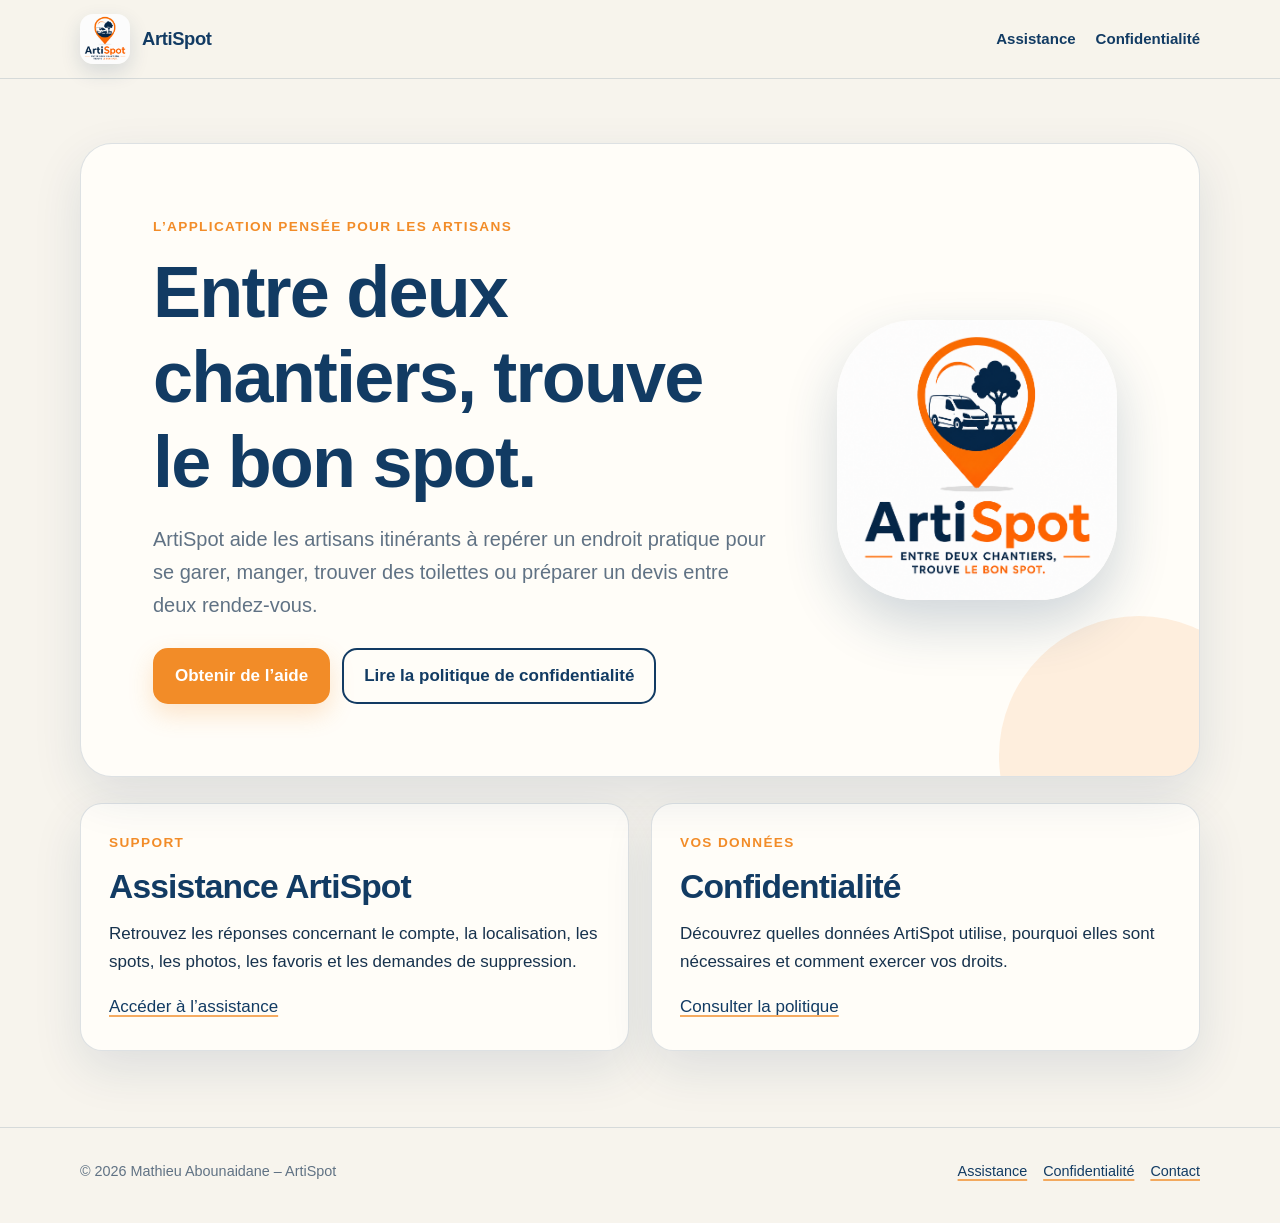
<file: index.html>
<!doctype html>
<html lang="fr">
  <head>
    <meta charset="utf-8">
    <meta name="viewport" content="width=device-width, initial-scale=1">
    <meta name="description" content="Pages officielles d’ArtiSpot : assistance et politique de confidentialité.">
    <title>ArtiSpot — Entre deux chantiers, trouve le bon spot.</title>
    <link rel="icon" href="assets/artispot-launcher.png">
    <link rel="stylesheet" href="assets/styles.css">
  </head>
  <body>
    <header class="site-header">
      <div class="header-inner">
        <a class="brand" href="./" aria-label="Accueil ArtiSpot">
          <img src="assets/artispot-launcher.png" alt="Logo ArtiSpot">
          <span>ArtiSpot</span>
        </a>
        <nav class="site-nav" aria-label="Navigation principale">
          <a href="assistance/">Assistance</a>
          <a href="confidentialite/">Confidentialité</a>
        </nav>
      </div>
    </header>

    <main class="page-shell">
      <section class="hero">
        <div>
          <p class="eyebrow">L’application pensée pour les artisans</p>
          <h1>Entre deux chantiers, trouve le bon spot.</h1>
          <p class="lead">
            ArtiSpot aide les artisans itinérants à repérer un endroit pratique
            pour se garer, manger, trouver des toilettes ou préparer un devis
            entre deux rendez-vous.
          </p>
          <div class="actions">
            <a class="button primary" href="assistance/">Obtenir de l’aide</a>
            <a class="button secondary" href="confidentialite/">Lire la politique de confidentialité</a>
          </div>
        </div>
        <img class="hero-logo" src="assets/artispot-launcher.png" alt="Icône officielle de l’application ArtiSpot">
      </section>

      <section class="cards" aria-label="Pages officielles">
        <article class="card">
          <p class="eyebrow">Support</p>
          <h2>Assistance ArtiSpot</h2>
          <p>
            Retrouvez les réponses concernant le compte, la localisation, les
            spots, les photos, les favoris et les demandes de suppression.
          </p>
          <a href="assistance/">Accéder à l’assistance</a>
        </article>
        <article class="card">
          <p class="eyebrow">Vos données</p>
          <h2>Confidentialité</h2>
          <p>
            Découvrez quelles données ArtiSpot utilise, pourquoi elles sont
            nécessaires et comment exercer vos droits.
          </p>
          <a href="confidentialite/">Consulter la politique</a>
        </article>
      </section>
    </main>

    <footer class="site-footer">
      <div class="footer-inner">
        <span>© 2026 Mathieu Abounaidane – ArtiSpot</span>
        <div class="footer-links">
          <a href="assistance/">Assistance</a>
          <a href="confidentialite/">Confidentialité</a>
          <a href="mailto:contact.artispot@gmail.com">Contact</a>
        </div>
      </div>
    </footer>
  </body>
</html>
</file>
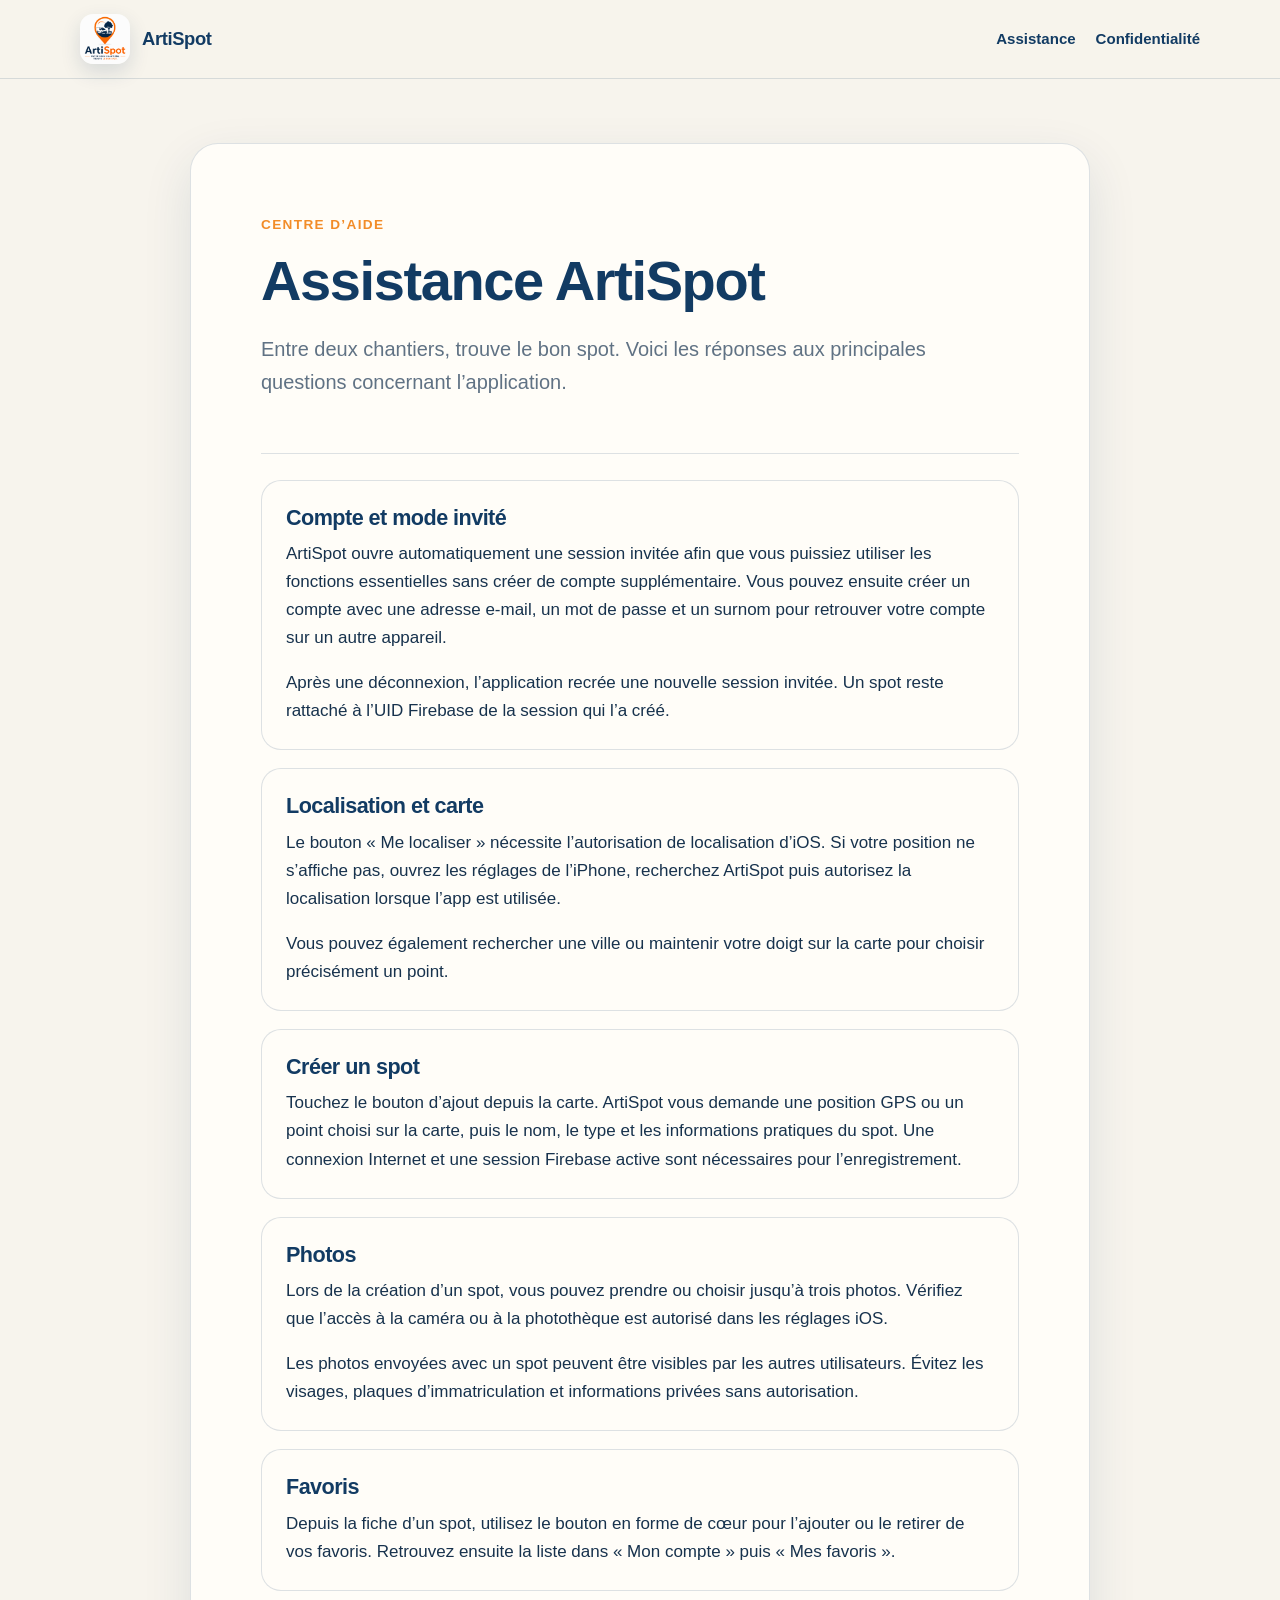
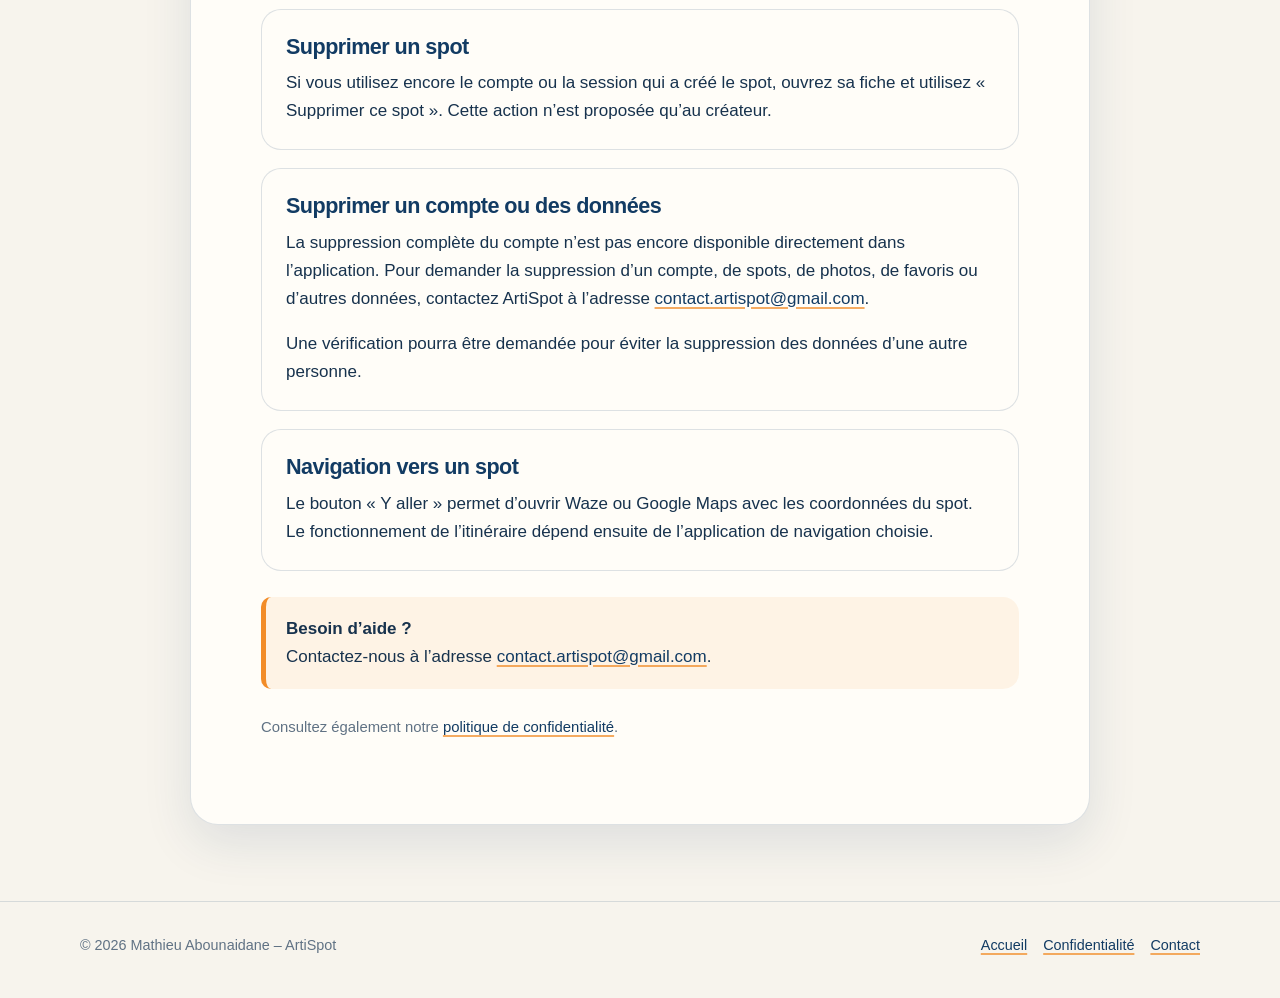
<file: assistance/index.html>
<!doctype html>
<html lang="fr">
  <head>
    <meta charset="utf-8">
    <meta name="viewport" content="width=device-width, initial-scale=1">
    <meta name="description" content="Assistance officielle de l’application ArtiSpot.">
    <title>Assistance — ArtiSpot</title>
    <link rel="icon" href="../assets/artispot-launcher.png">
    <link rel="stylesheet" href="../assets/styles.css">
  </head>
  <body>
    <header class="site-header">
      <div class="header-inner">
        <a class="brand" href="../" aria-label="Accueil ArtiSpot">
          <img src="../assets/artispot-launcher.png" alt="Logo ArtiSpot">
          <span>ArtiSpot</span>
        </a>
        <nav class="site-nav" aria-label="Navigation principale">
          <a href="./" aria-current="page">Assistance</a>
          <a href="../confidentialite/">Confidentialité</a>
        </nav>
      </div>
    </header>

    <main class="page-shell">
      <article class="document">
        <header class="document-header">
          <p class="eyebrow">Centre d’aide</p>
          <h1>Assistance ArtiSpot</h1>
          <p class="lead">
            Entre deux chantiers, trouve le bon spot. Voici les réponses aux
            principales questions concernant l’application.
          </p>
        </header>

        <section class="faq-grid" aria-label="Questions fréquentes">
          <article class="faq-item">
            <h2>Compte et mode invité</h2>
            <p>
              ArtiSpot ouvre automatiquement une session invitée afin que vous
              puissiez utiliser les fonctions essentielles sans créer de compte
              supplémentaire. Vous pouvez ensuite créer un compte avec une
              adresse e-mail, un mot de passe et un surnom pour retrouver votre
              compte sur un autre appareil.
            </p>
            <p>
              Après une déconnexion, l’application recrée une nouvelle session
              invitée. Un spot reste rattaché à l’UID Firebase de la session qui
              l’a créé.
            </p>
          </article>

          <article class="faq-item">
            <h2>Localisation et carte</h2>
            <p>
              Le bouton « Me localiser » nécessite l’autorisation de localisation
              d’iOS. Si votre position ne s’affiche pas, ouvrez les réglages de
              l’iPhone, recherchez ArtiSpot puis autorisez la localisation lorsque
              l’app est utilisée.
            </p>
            <p>
              Vous pouvez également rechercher une ville ou maintenir votre doigt
              sur la carte pour choisir précisément un point.
            </p>
          </article>

          <article class="faq-item">
            <h2>Créer un spot</h2>
            <p>
              Touchez le bouton d’ajout depuis la carte. ArtiSpot vous demande une
              position GPS ou un point choisi sur la carte, puis le nom, le type
              et les informations pratiques du spot. Une connexion Internet et
              une session Firebase active sont nécessaires pour l’enregistrement.
            </p>
          </article>

          <article class="faq-item">
            <h2>Photos</h2>
            <p>
              Lors de la création d’un spot, vous pouvez prendre ou choisir
              jusqu’à trois photos. Vérifiez que l’accès à la caméra ou à la
              photothèque est autorisé dans les réglages iOS.
            </p>
            <p>
              Les photos envoyées avec un spot peuvent être visibles par les
              autres utilisateurs. Évitez les visages, plaques d’immatriculation
              et informations privées sans autorisation.
            </p>
          </article>

          <article class="faq-item">
            <h2>Favoris</h2>
            <p>
              Depuis la fiche d’un spot, utilisez le bouton en forme de cœur pour
              l’ajouter ou le retirer de vos favoris. Retrouvez ensuite la liste
              dans « Mon compte » puis « Mes favoris ».
            </p>
          </article>

          <article class="faq-item">
            <h2>Supprimer un spot</h2>
            <p>
              Si vous utilisez encore le compte ou la session qui a créé le spot,
              ouvrez sa fiche et utilisez « Supprimer ce spot ». Cette action
              n’est proposée qu’au créateur.
            </p>
          </article>

          <article class="faq-item">
            <h2>Supprimer un compte ou des données</h2>
            <p>
              La suppression complète du compte n’est pas encore disponible
              directement dans l’application. Pour demander la suppression d’un
              compte, de spots, de photos, de favoris ou d’autres données,
              contactez ArtiSpot à l’adresse
              <a href="mailto:contact.artispot@gmail.com">contact.artispot@gmail.com</a>.
            </p>
            <p>
              Une vérification pourra être demandée pour éviter la suppression
              des données d’une autre personne.
            </p>
          </article>

          <article class="faq-item">
            <h2>Navigation vers un spot</h2>
            <p>
              Le bouton « Y aller » permet d’ouvrir Waze ou Google Maps avec les
              coordonnées du spot. Le fonctionnement de l’itinéraire dépend
              ensuite de l’application de navigation choisie.
            </p>
          </article>
        </section>

        <div class="notice">
          <strong>Besoin d’aide ?</strong><br>
          Contactez-nous à l’adresse
          <a href="mailto:contact.artispot@gmail.com">contact.artispot@gmail.com</a>.
        </div>

        <p class="meta">
          Consultez également notre
          <a href="../confidentialite/">politique de confidentialité</a>.
        </p>
      </article>
    </main>

    <footer class="site-footer">
      <div class="footer-inner">
        <span>© 2026 Mathieu Abounaidane – ArtiSpot</span>
        <div class="footer-links">
          <a href="../">Accueil</a>
          <a href="../confidentialite/">Confidentialité</a>
          <a href="mailto:contact.artispot@gmail.com">Contact</a>
        </div>
      </div>
    </footer>
  </body>
</html>
</file>
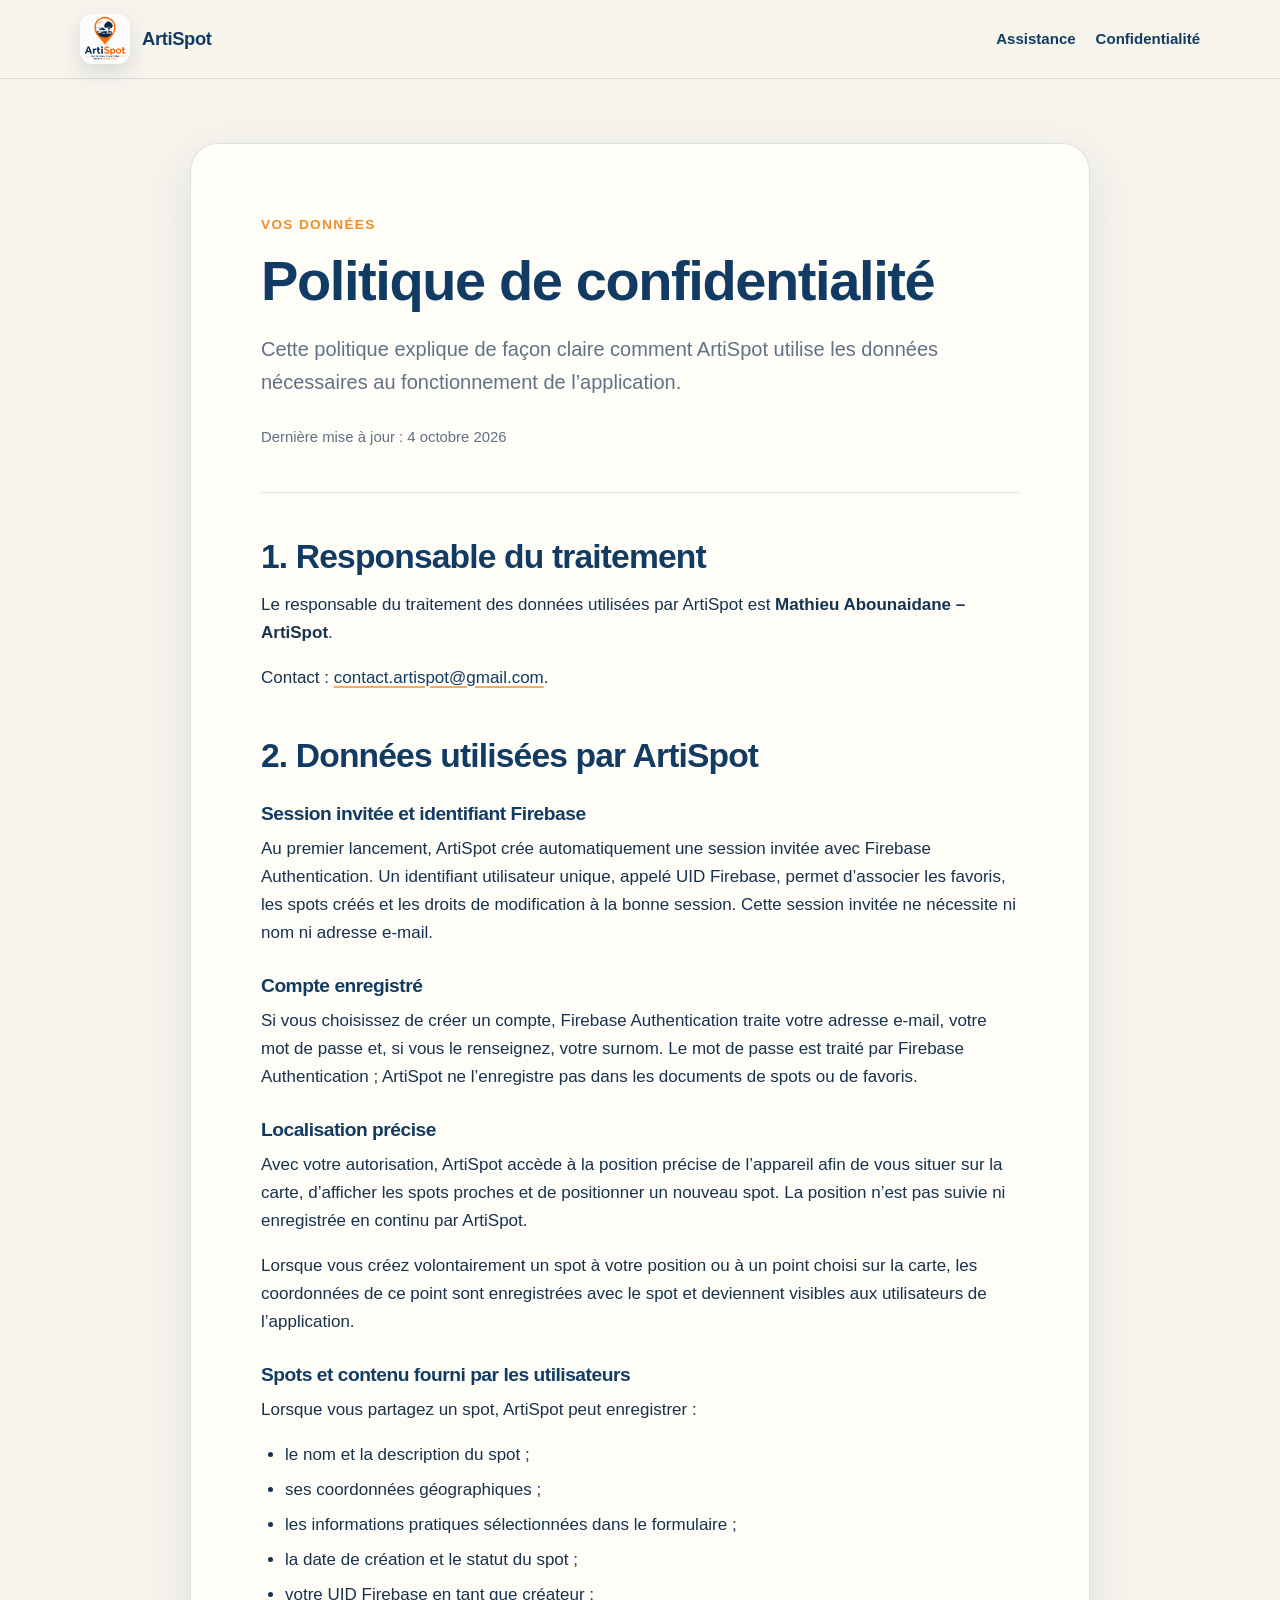
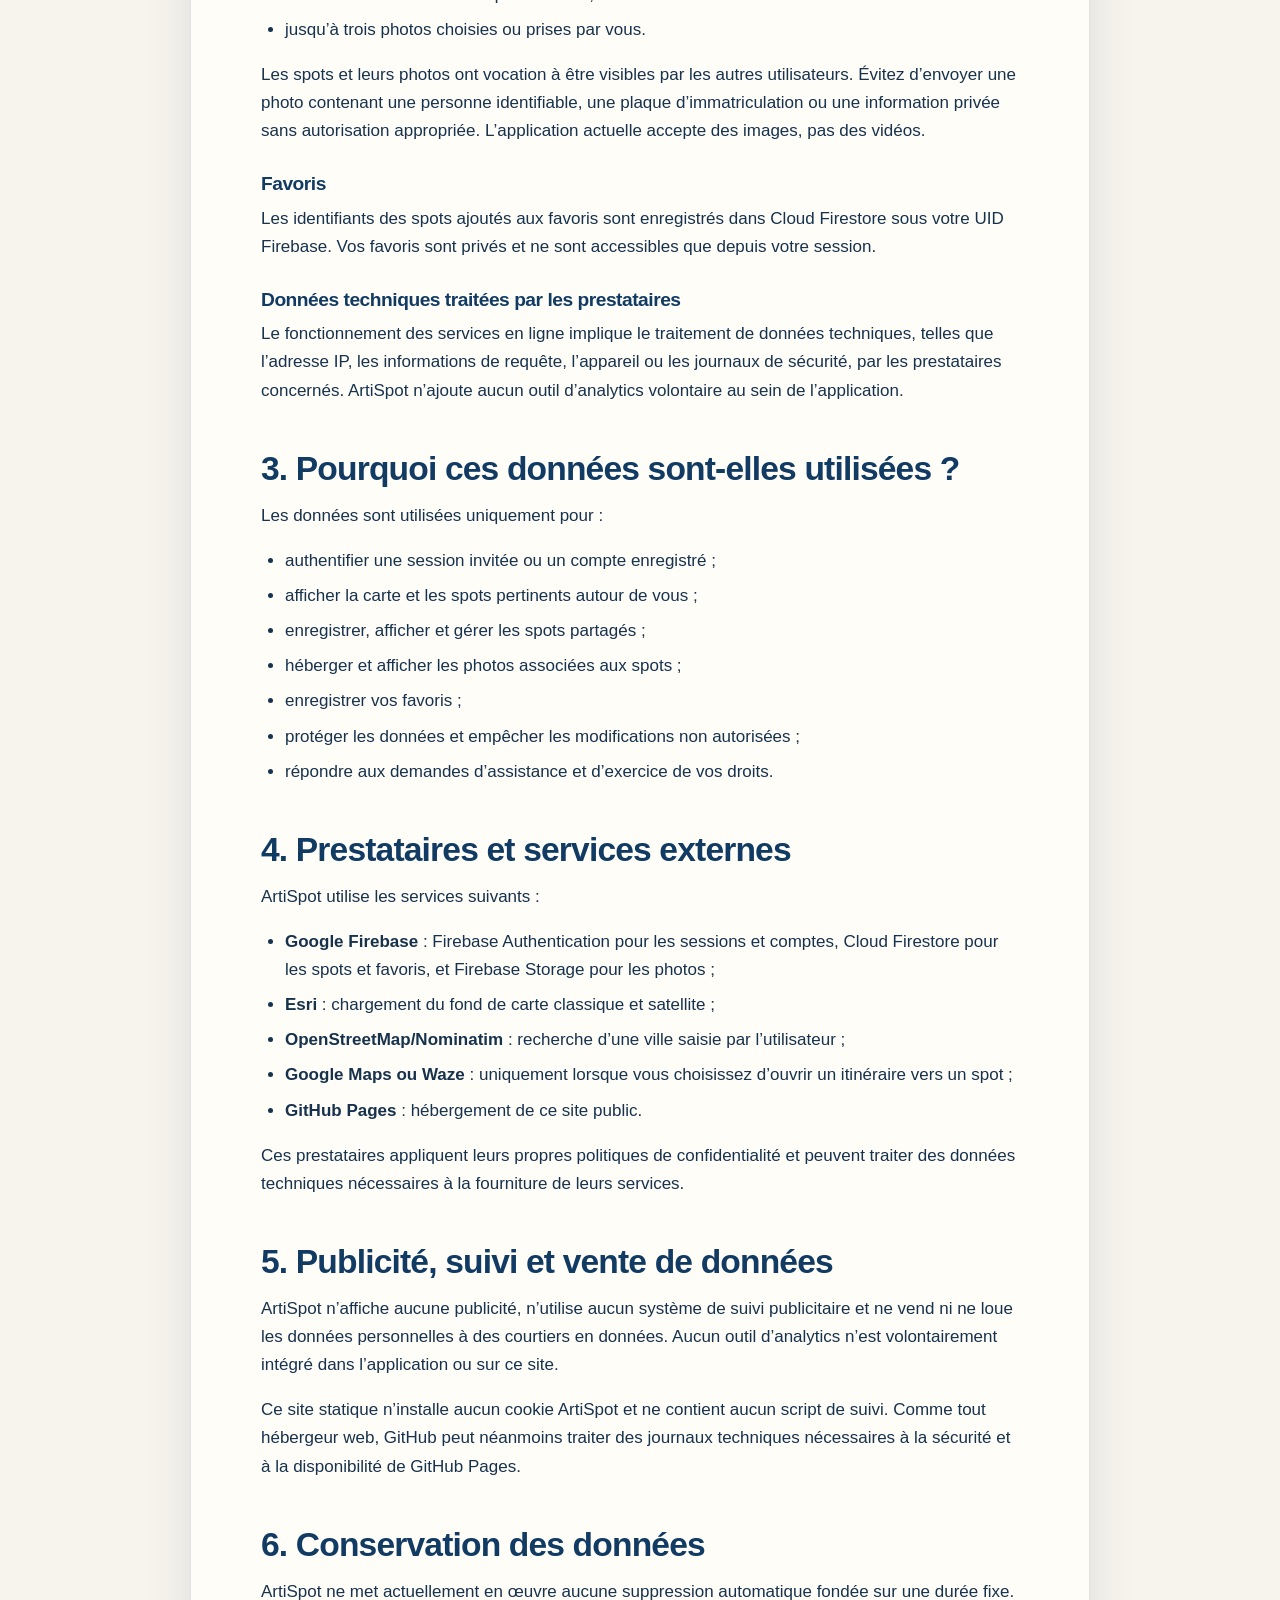
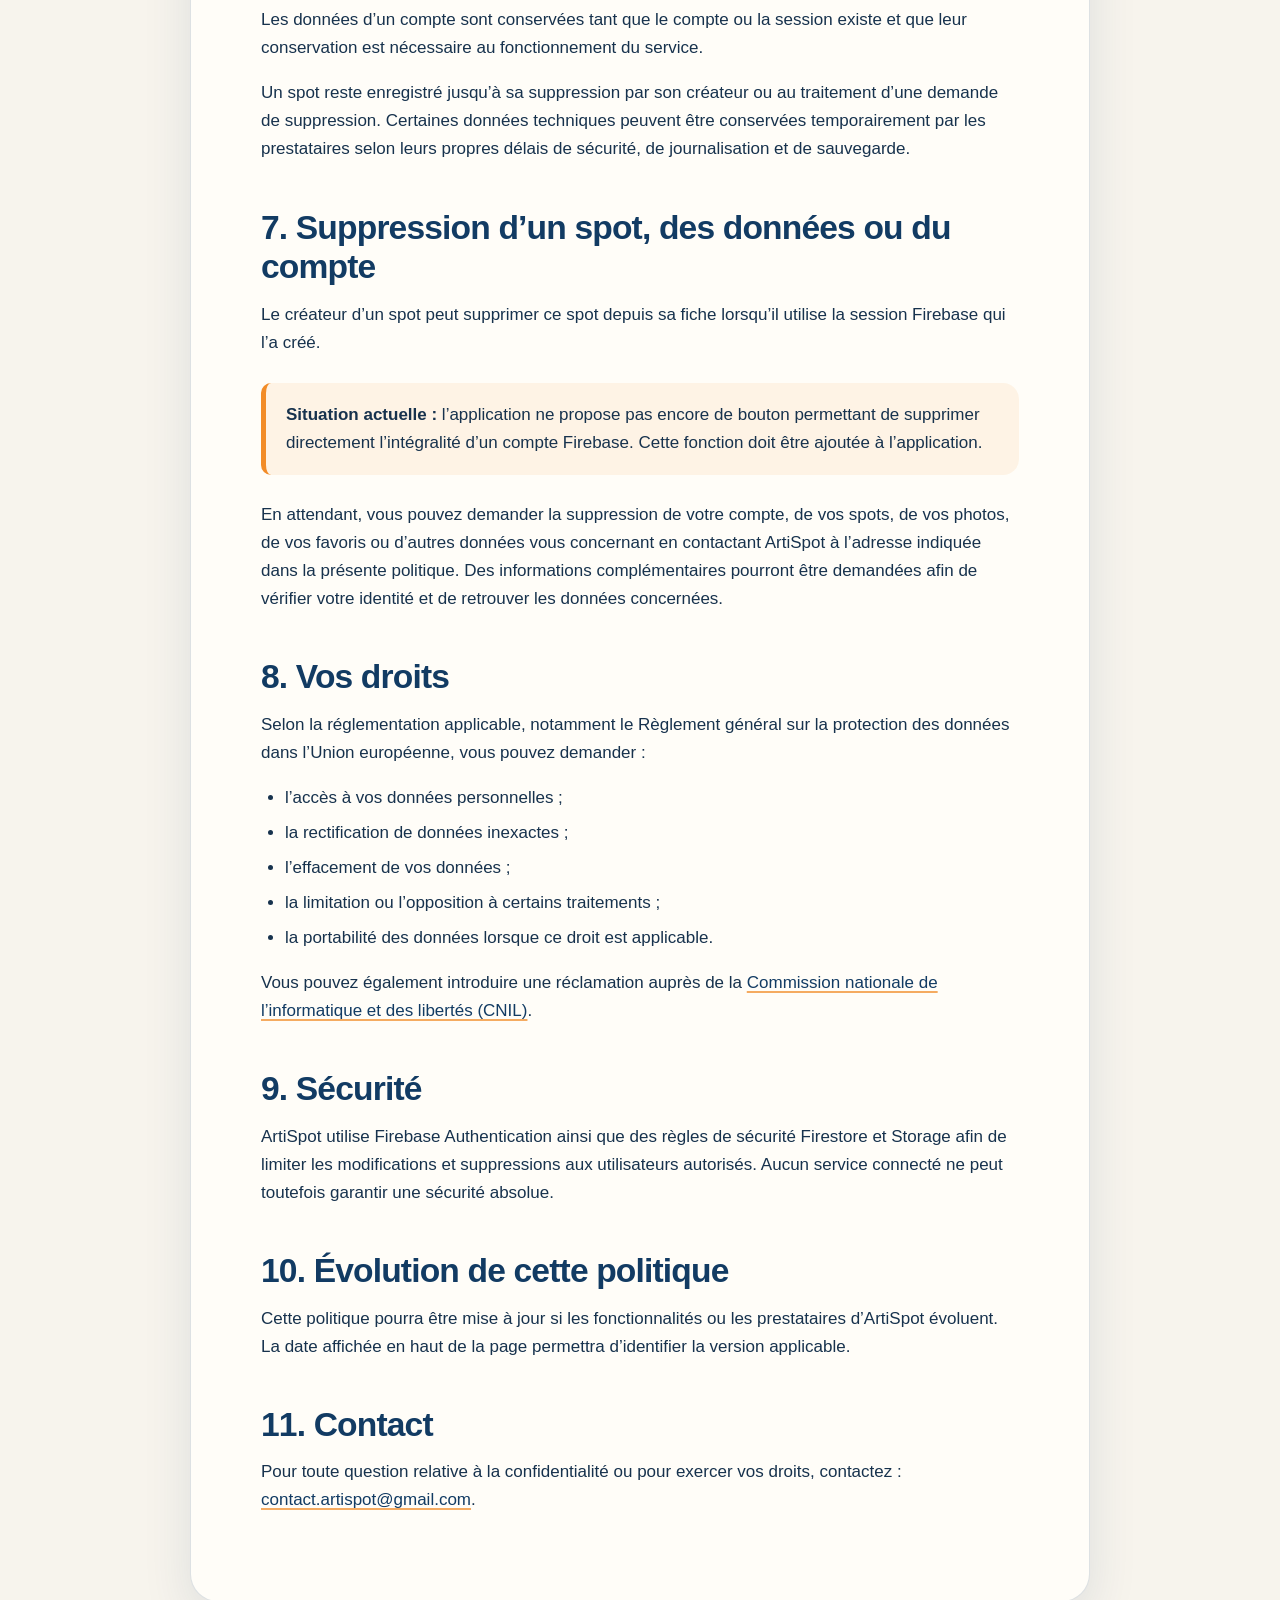
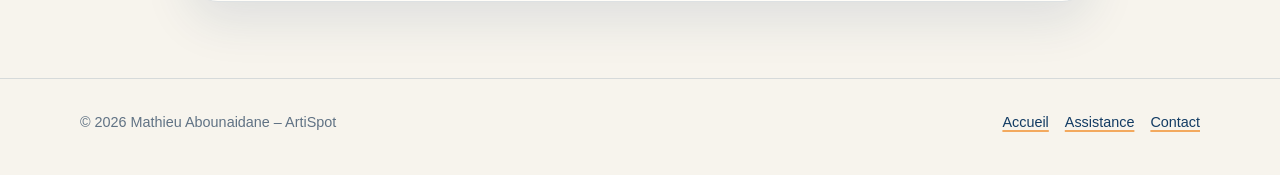
<file: confidentialite/index.html>
<!doctype html>
<html lang="fr">
  <head>
    <meta charset="utf-8">
    <meta name="viewport" content="width=device-width, initial-scale=1">
    <meta name="description" content="Politique de confidentialité de l’application ArtiSpot.">
    <title>Politique de confidentialité — ArtiSpot</title>
    <link rel="icon" href="../assets/artispot-launcher.png">
    <link rel="stylesheet" href="../assets/styles.css">
  </head>
  <body>
    <header class="site-header">
      <div class="header-inner">
        <a class="brand" href="../" aria-label="Accueil ArtiSpot">
          <img src="../assets/artispot-launcher.png" alt="Logo ArtiSpot">
          <span>ArtiSpot</span>
        </a>
        <nav class="site-nav" aria-label="Navigation principale">
          <a href="../assistance/">Assistance</a>
          <a href="./" aria-current="page">Confidentialité</a>
        </nav>
      </div>
    </header>

    <main class="page-shell">
      <article class="document">
        <header class="document-header">
          <p class="eyebrow">Vos données</p>
          <h1>Politique de confidentialité</h1>
          <p class="lead">
            Cette politique explique de façon claire comment ArtiSpot utilise
            les données nécessaires au fonctionnement de l’application.
          </p>
          <p class="meta">Dernière mise à jour : 4 octobre 2026</p>
        </header>

        <h2>1. Responsable du traitement</h2>
        <p>
          Le responsable du traitement des données utilisées par ArtiSpot est
          <strong>Mathieu Abounaidane – ArtiSpot</strong>.
        </p>
        <p>
          Contact :
          <a href="mailto:contact.artispot@gmail.com">contact.artispot@gmail.com</a>.
        </p>

        <h2>2. Données utilisées par ArtiSpot</h2>

        <h3>Session invitée et identifiant Firebase</h3>
        <p>
          Au premier lancement, ArtiSpot crée automatiquement une session
          invitée avec Firebase Authentication. Un identifiant utilisateur
          unique, appelé UID Firebase, permet d’associer les favoris, les spots
          créés et les droits de modification à la bonne session. Cette session
          invitée ne nécessite ni nom ni adresse e-mail.
        </p>

        <h3>Compte enregistré</h3>
        <p>
          Si vous choisissez de créer un compte, Firebase Authentication traite
          votre adresse e-mail, votre mot de passe et, si vous le renseignez,
          votre surnom. Le mot de passe est traité par Firebase Authentication ;
          ArtiSpot ne l’enregistre pas dans les documents de spots ou de favoris.
        </p>

        <h3>Localisation précise</h3>
        <p>
          Avec votre autorisation, ArtiSpot accède à la position précise de
          l’appareil afin de vous situer sur la carte, d’afficher les spots
          proches et de positionner un nouveau spot. La position n’est pas
          suivie ni enregistrée en continu par ArtiSpot.
        </p>
        <p>
          Lorsque vous créez volontairement un spot à votre position ou à un
          point choisi sur la carte, les coordonnées de ce point sont
          enregistrées avec le spot et deviennent visibles aux utilisateurs de
          l’application.
        </p>

        <h3>Spots et contenu fourni par les utilisateurs</h3>
        <p>Lorsque vous partagez un spot, ArtiSpot peut enregistrer :</p>
        <ul>
          <li>le nom et la description du spot ;</li>
          <li>ses coordonnées géographiques ;</li>
          <li>les informations pratiques sélectionnées dans le formulaire ;</li>
          <li>la date de création et le statut du spot ;</li>
          <li>votre UID Firebase en tant que créateur ;</li>
          <li>jusqu’à trois photos choisies ou prises par vous.</li>
        </ul>
        <p>
          Les spots et leurs photos ont vocation à être visibles par les autres
          utilisateurs. Évitez d’envoyer une photo contenant une personne
          identifiable, une plaque d’immatriculation ou une information privée
          sans autorisation appropriée. L’application actuelle accepte des
          images, pas des vidéos.
        </p>

        <h3>Favoris</h3>
        <p>
          Les identifiants des spots ajoutés aux favoris sont enregistrés dans
          Cloud Firestore sous votre UID Firebase. Vos favoris sont privés et ne
          sont accessibles que depuis votre session.
        </p>

        <h3>Données techniques traitées par les prestataires</h3>
        <p>
          Le fonctionnement des services en ligne implique le traitement de
          données techniques, telles que l’adresse IP, les informations de
          requête, l’appareil ou les journaux de sécurité, par les prestataires
          concernés. ArtiSpot n’ajoute aucun outil d’analytics volontaire au
          sein de l’application.
        </p>

        <h2>3. Pourquoi ces données sont-elles utilisées ?</h2>
        <p>Les données sont utilisées uniquement pour :</p>
        <ul>
          <li>authentifier une session invitée ou un compte enregistré ;</li>
          <li>afficher la carte et les spots pertinents autour de vous ;</li>
          <li>enregistrer, afficher et gérer les spots partagés ;</li>
          <li>héberger et afficher les photos associées aux spots ;</li>
          <li>enregistrer vos favoris ;</li>
          <li>protéger les données et empêcher les modifications non autorisées ;</li>
          <li>répondre aux demandes d’assistance et d’exercice de vos droits.</li>
        </ul>

        <h2>4. Prestataires et services externes</h2>
        <p>ArtiSpot utilise les services suivants :</p>
        <ul>
          <li>
            <strong>Google Firebase</strong> : Firebase Authentication pour les
            sessions et comptes, Cloud Firestore pour les spots et favoris, et
            Firebase Storage pour les photos ;
          </li>
          <li><strong>Esri</strong> : chargement du fond de carte classique et satellite ;</li>
          <li>
            <strong>OpenStreetMap/Nominatim</strong> : recherche d’une ville saisie par l’utilisateur ;
          </li>
          <li>
            <strong>Google Maps ou Waze</strong> : uniquement lorsque vous
            choisissez d’ouvrir un itinéraire vers un spot ;
          </li>
          <li><strong>GitHub Pages</strong> : hébergement de ce site public.</li>
        </ul>
        <p>
          Ces prestataires appliquent leurs propres politiques de
          confidentialité et peuvent traiter des données techniques nécessaires
          à la fourniture de leurs services.
        </p>

        <h2>5. Publicité, suivi et vente de données</h2>
        <p>
          ArtiSpot n’affiche aucune publicité, n’utilise aucun système de suivi
          publicitaire et ne vend ni ne loue les données personnelles à des
          courtiers en données. Aucun outil d’analytics n’est volontairement
          intégré dans l’application ou sur ce site.
        </p>
        <p>
          Ce site statique n’installe aucun cookie ArtiSpot et ne contient aucun
          script de suivi. Comme tout hébergeur web, GitHub peut néanmoins
          traiter des journaux techniques nécessaires à la sécurité et à la
          disponibilité de GitHub Pages.
        </p>

        <h2>6. Conservation des données</h2>
        <p>
          ArtiSpot ne met actuellement en œuvre aucune suppression automatique
          fondée sur une durée fixe. Les données d’un compte sont conservées
          tant que le compte ou la session existe et que leur conservation est
          nécessaire au fonctionnement du service.
        </p>
        <p>
          Un spot reste enregistré jusqu’à sa suppression par son créateur ou
          au traitement d’une demande de suppression. Certaines données
          techniques peuvent être conservées temporairement par les prestataires
          selon leurs propres délais de sécurité, de journalisation et de sauvegarde.
        </p>

        <h2>7. Suppression d’un spot, des données ou du compte</h2>
        <p>
          Le créateur d’un spot peut supprimer ce spot depuis sa fiche lorsqu’il
          utilise la session Firebase qui l’a créé.
        </p>
        <div class="notice">
          <strong>Situation actuelle :</strong> l’application ne propose pas
          encore de bouton permettant de supprimer directement l’intégralité
          d’un compte Firebase. Cette fonction doit être ajoutée à l’application.
        </div>
        <p>
          En attendant, vous pouvez demander la suppression de votre compte, de
          vos spots, de vos photos, de vos favoris ou d’autres données vous
          concernant en contactant ArtiSpot à l’adresse indiquée dans la présente
          politique. Des informations complémentaires pourront être demandées
          afin de vérifier votre identité et de retrouver les données concernées.
        </p>

        <h2>8. Vos droits</h2>
        <p>
          Selon la réglementation applicable, notamment le Règlement général sur
          la protection des données dans l’Union européenne, vous pouvez demander :
        </p>
        <ul>
          <li>l’accès à vos données personnelles ;</li>
          <li>la rectification de données inexactes ;</li>
          <li>l’effacement de vos données ;</li>
          <li>la limitation ou l’opposition à certains traitements ;</li>
          <li>la portabilité des données lorsque ce droit est applicable.</li>
        </ul>
        <p>
          Vous pouvez également introduire une réclamation auprès de la
          <a href="https://www.cnil.fr/fr/plaintes" rel="noopener noreferrer">Commission nationale de l’informatique et des libertés (CNIL)</a>.
        </p>

        <h2>9. Sécurité</h2>
        <p>
          ArtiSpot utilise Firebase Authentication ainsi que des règles de
          sécurité Firestore et Storage afin de limiter les modifications et
          suppressions aux utilisateurs autorisés. Aucun service connecté ne
          peut toutefois garantir une sécurité absolue.
        </p>

        <h2>10. Évolution de cette politique</h2>
        <p>
          Cette politique pourra être mise à jour si les fonctionnalités ou les
          prestataires d’ArtiSpot évoluent. La date affichée en haut de la page
          permettra d’identifier la version applicable.
        </p>

        <h2>11. Contact</h2>
        <p>
          Pour toute question relative à la confidentialité ou pour exercer vos
          droits, contactez :
          <a href="mailto:contact.artispot@gmail.com">contact.artispot@gmail.com</a>.
        </p>
      </article>
    </main>

    <footer class="site-footer">
      <div class="footer-inner">
        <span>© 2026 Mathieu Abounaidane – ArtiSpot</span>
        <div class="footer-links">
          <a href="../">Accueil</a>
          <a href="../assistance/">Assistance</a>
          <a href="mailto:contact.artispot@gmail.com">Contact</a>
        </div>
      </div>
    </footer>
  </body>
</html>
</file>
<file: assets/styles.css>
:root {
  color-scheme: light;
  --navy: #123b63;
  --orange: #f28c28;
  --cream: #f7f4ed;
  --paper: #fffdf8;
  --ink: #17324d;
  --muted: #607284;
  --border: rgba(18, 59, 99, 0.14);
  --shadow: 0 18px 50px rgba(18, 59, 99, 0.11);
}

* {
  box-sizing: border-box;
}

html {
  scroll-behavior: smooth;
}

body {
  margin: 0;
  background: var(--cream);
  color: var(--ink);
  font-family: -apple-system, BlinkMacSystemFont, "Segoe UI", Roboto, Helvetica,
    Arial, sans-serif;
  font-size: 17px;
  line-height: 1.65;
  text-rendering: optimizeLegibility;
}

a {
  color: var(--navy);
  text-decoration-color: rgba(242, 140, 40, 0.72);
  text-decoration-thickness: 2px;
  text-underline-offset: 3px;
}

a:hover,
a:focus-visible {
  color: #0b2a48;
  text-decoration-color: var(--orange);
}

.site-header {
  border-bottom: 1px solid var(--border);
  background: rgba(247, 244, 237, 0.96);
}

.header-inner,
.page-shell,
.footer-inner {
  width: min(1120px, calc(100% - 40px));
  margin: 0 auto;
}

.header-inner {
  min-height: 78px;
  display: flex;
  align-items: center;
  justify-content: space-between;
  gap: 24px;
}

.brand {
  display: inline-flex;
  align-items: center;
  gap: 12px;
  color: var(--navy);
  font-size: 1.15rem;
  font-weight: 850;
  letter-spacing: -0.02em;
  text-decoration: none;
}

.brand img {
  width: 50px;
  height: 50px;
  border-radius: 13px;
  box-shadow: 0 8px 20px rgba(18, 59, 99, 0.14);
}

.site-nav {
  display: flex;
  align-items: center;
  gap: 20px;
  font-size: 0.94rem;
  font-weight: 720;
}

.site-nav a {
  text-decoration: none;
}

.page-shell {
  padding: 64px 0 76px;
}

.hero {
  position: relative;
  overflow: hidden;
  display: grid;
  grid-template-columns: minmax(0, 1.35fr) minmax(220px, 0.65fr);
  align-items: center;
  gap: 50px;
  min-height: 470px;
  padding: clamp(36px, 6vw, 72px);
  border: 1px solid var(--border);
  border-radius: 32px;
  background: var(--paper);
  box-shadow: var(--shadow);
}

.hero::after {
  content: "";
  position: absolute;
  width: 280px;
  height: 280px;
  right: -80px;
  bottom: -120px;
  border-radius: 50%;
  background: rgba(242, 140, 40, 0.13);
}

.eyebrow {
  margin: 0 0 12px;
  color: var(--orange);
  font-size: 0.85rem;
  font-weight: 850;
  letter-spacing: 0.1em;
  text-transform: uppercase;
}

h1,
h2,
h3 {
  color: var(--navy);
  line-height: 1.18;
  letter-spacing: -0.025em;
}

h1 {
  max-width: 820px;
  margin: 0 0 18px;
  font-size: clamp(2.25rem, 6vw, 4.5rem);
}

h2 {
  margin: 44px 0 14px;
  font-size: clamp(1.55rem, 3vw, 2.1rem);
}

h3 {
  margin: 28px 0 9px;
  font-size: 1.2rem;
}

p,
ul {
  margin-top: 0;
}

.lead {
  max-width: 720px;
  margin-bottom: 26px;
  color: var(--muted);
  font-size: clamp(1.08rem, 2vw, 1.25rem);
}

.hero-logo {
  position: relative;
  z-index: 1;
  width: min(100%, 280px);
  justify-self: center;
  border-radius: 28%;
  box-shadow: 0 24px 54px rgba(18, 59, 99, 0.2);
}

.actions {
  display: flex;
  flex-wrap: wrap;
  gap: 12px;
}

.button {
  display: inline-flex;
  min-height: 50px;
  align-items: center;
  justify-content: center;
  padding: 12px 20px;
  border: 2px solid var(--navy);
  border-radius: 15px;
  font-weight: 800;
  text-decoration: none;
}

.button.primary {
  border-color: var(--orange);
  background: var(--orange);
  color: #fff;
  box-shadow: 0 10px 24px rgba(242, 140, 40, 0.22);
}

.button.secondary {
  background: transparent;
  color: var(--navy);
}

.cards {
  display: grid;
  grid-template-columns: repeat(2, minmax(0, 1fr));
  gap: 22px;
  margin-top: 26px;
}

.card,
.document {
  border: 1px solid var(--border);
  background: var(--paper);
  box-shadow: var(--shadow);
}

.card {
  padding: 28px;
  border-radius: 22px;
}

.card h2,
.card h3 {
  margin-top: 0;
}

.card p:last-child {
  margin-bottom: 0;
}

.document {
  max-width: 900px;
  margin: 0 auto;
  padding: clamp(28px, 6vw, 70px);
  border-radius: 28px;
}

.document-header {
  padding-bottom: 28px;
  border-bottom: 1px solid var(--border);
}

.document h1 {
  font-size: clamp(2.1rem, 5vw, 3.5rem);
}

.document ul {
  padding-left: 24px;
}

.document li + li {
  margin-top: 7px;
}

.meta {
  color: var(--muted);
  font-size: 0.93rem;
}

.notice {
  margin: 26px 0;
  padding: 18px 20px;
  border-left: 5px solid var(--orange);
  border-radius: 10px 16px 16px 10px;
  background: rgba(242, 140, 40, 0.09);
}

.faq-grid {
  display: grid;
  gap: 18px;
  margin-top: 26px;
}

.faq-item {
  padding: 24px;
  border: 1px solid var(--border);
  border-radius: 20px;
  background: var(--paper);
}

.faq-item h2 {
  margin: 0 0 10px;
  font-size: 1.35rem;
}

.faq-item p:last-child,
.faq-item ul:last-child {
  margin-bottom: 0;
}

.site-footer {
  padding: 32px 0 40px;
  border-top: 1px solid var(--border);
  color: var(--muted);
  font-size: 0.9rem;
}

.footer-inner {
  display: flex;
  justify-content: space-between;
  gap: 20px;
}

.footer-links {
  display: flex;
  flex-wrap: wrap;
  gap: 16px;
}

@media (max-width: 760px) {
  body {
    font-size: 16px;
  }

  .header-inner {
    min-height: auto;
    padding: 13px 0;
    align-items: flex-start;
    flex-direction: column;
    gap: 11px;
  }

  .brand img {
    width: 44px;
    height: 44px;
  }

  .site-nav {
    width: 100%;
    justify-content: space-between;
    gap: 12px;
    font-size: 0.88rem;
  }

  .page-shell {
    padding: 28px 0 48px;
  }

  .hero {
    grid-template-columns: 1fr;
    min-height: 0;
    padding: 34px 26px;
    border-radius: 24px;
  }

  .hero-logo {
    width: 180px;
    grid-row: 1;
  }

  .cards {
    grid-template-columns: 1fr;
  }

  .document {
    padding: 27px 22px;
    border-radius: 22px;
  }

  .footer-inner {
    flex-direction: column;
  }
}

@media print {
  .site-header,
  .site-footer,
  .actions {
    display: none;
  }

  body,
  .document {
    background: #fff;
  }

  .document {
    max-width: none;
    border: 0;
    box-shadow: none;
  }
}
</file>
